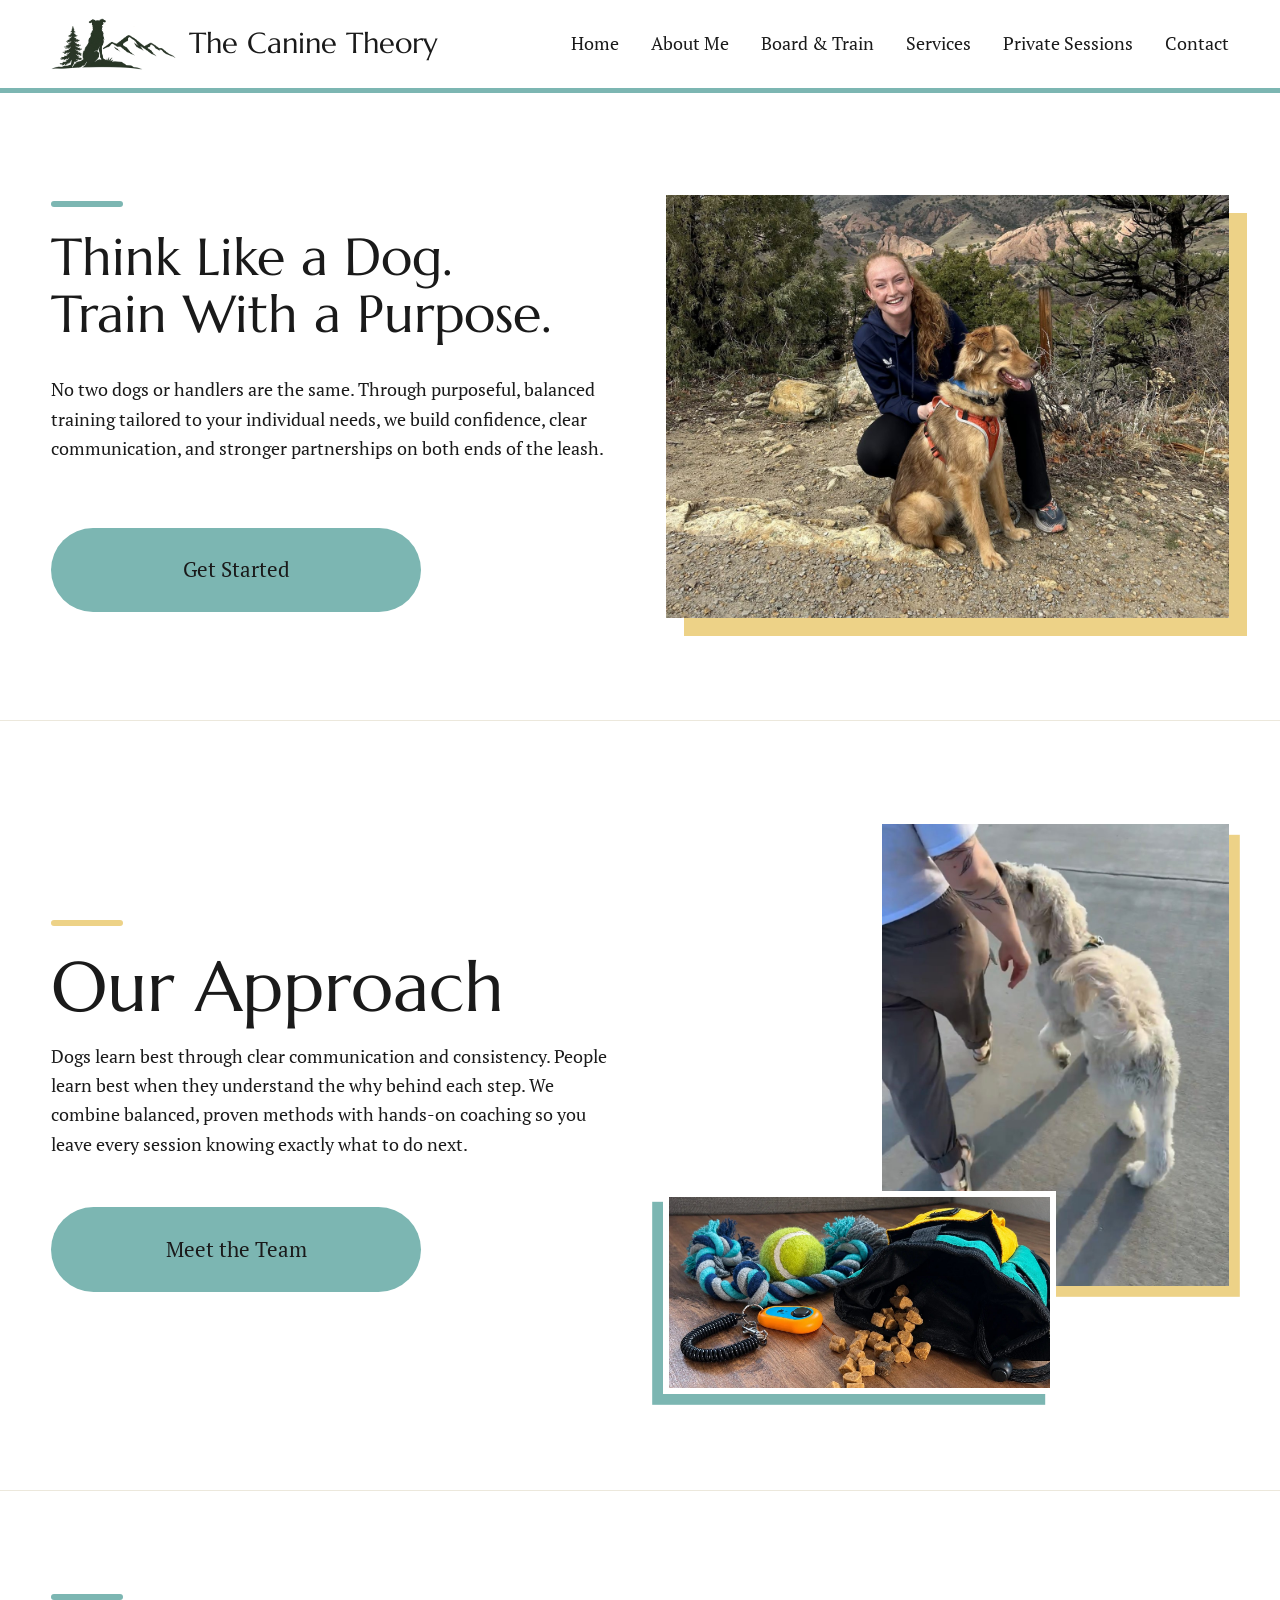
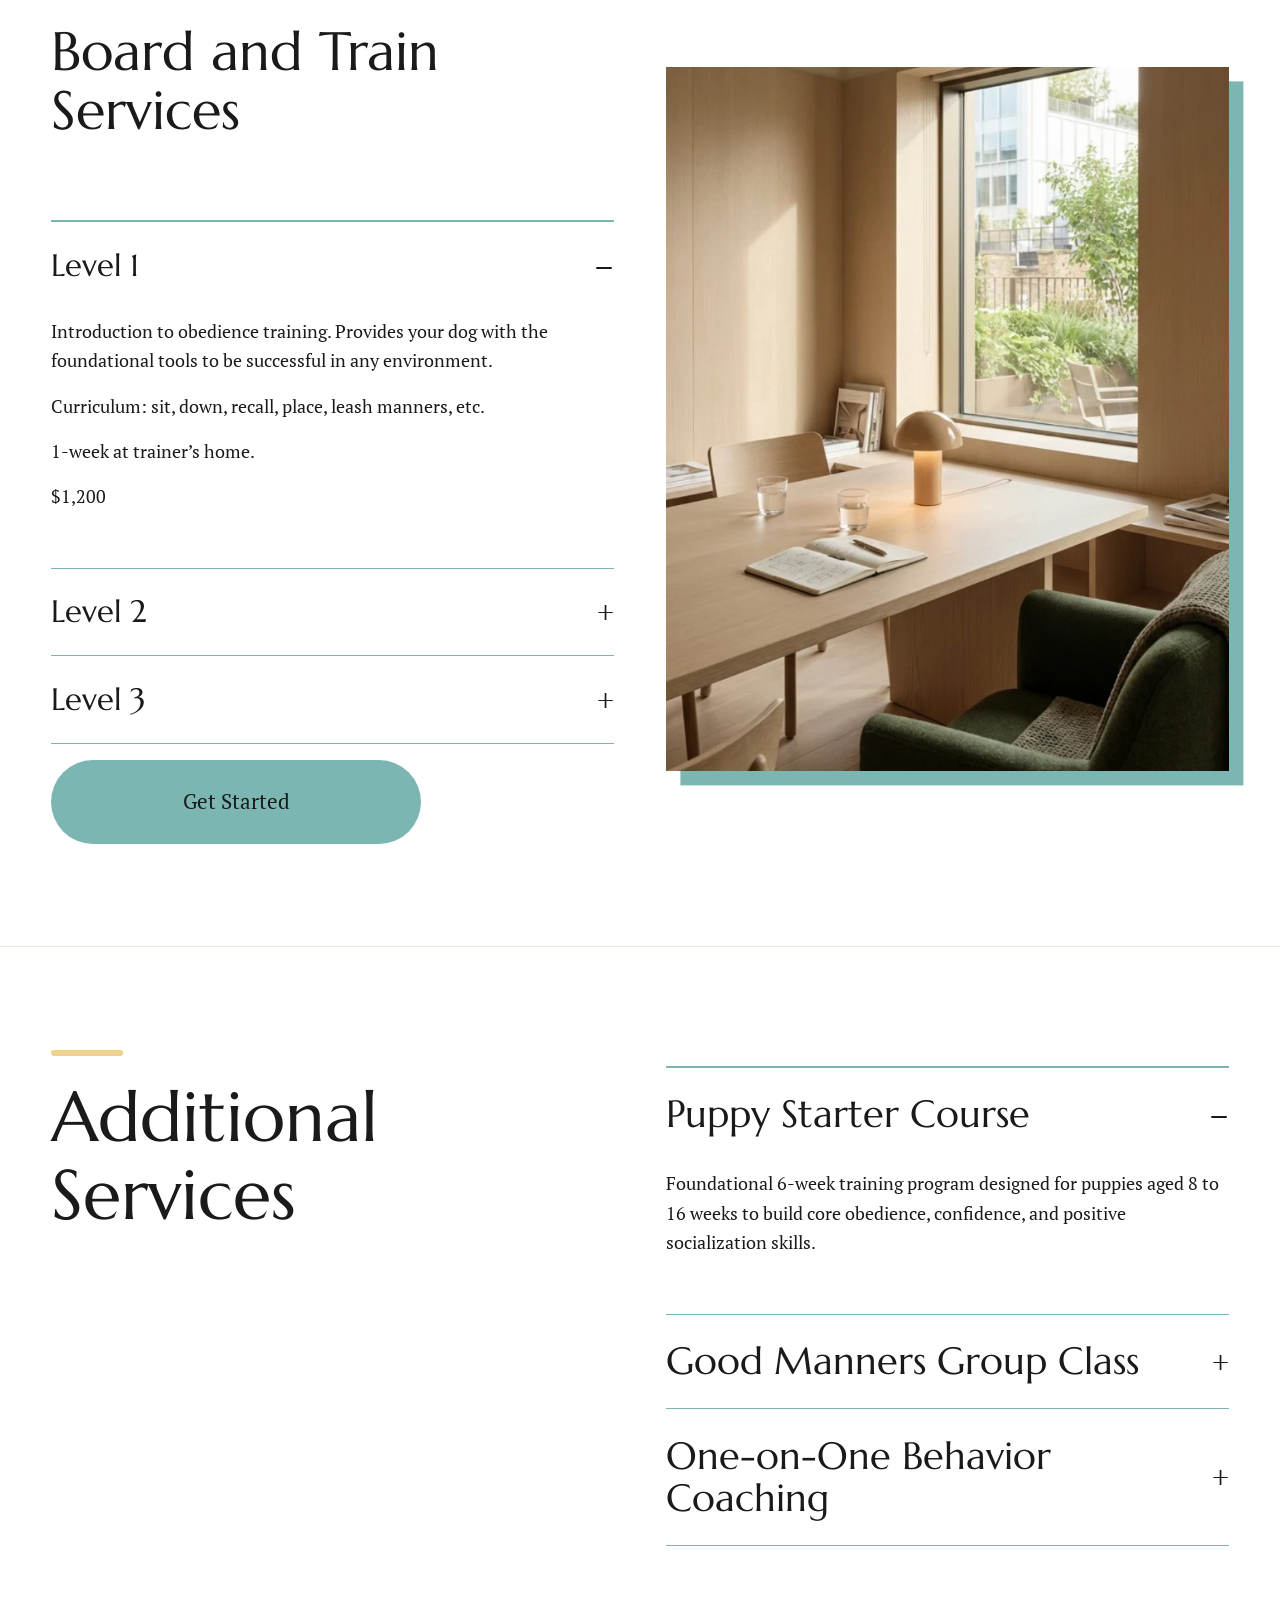
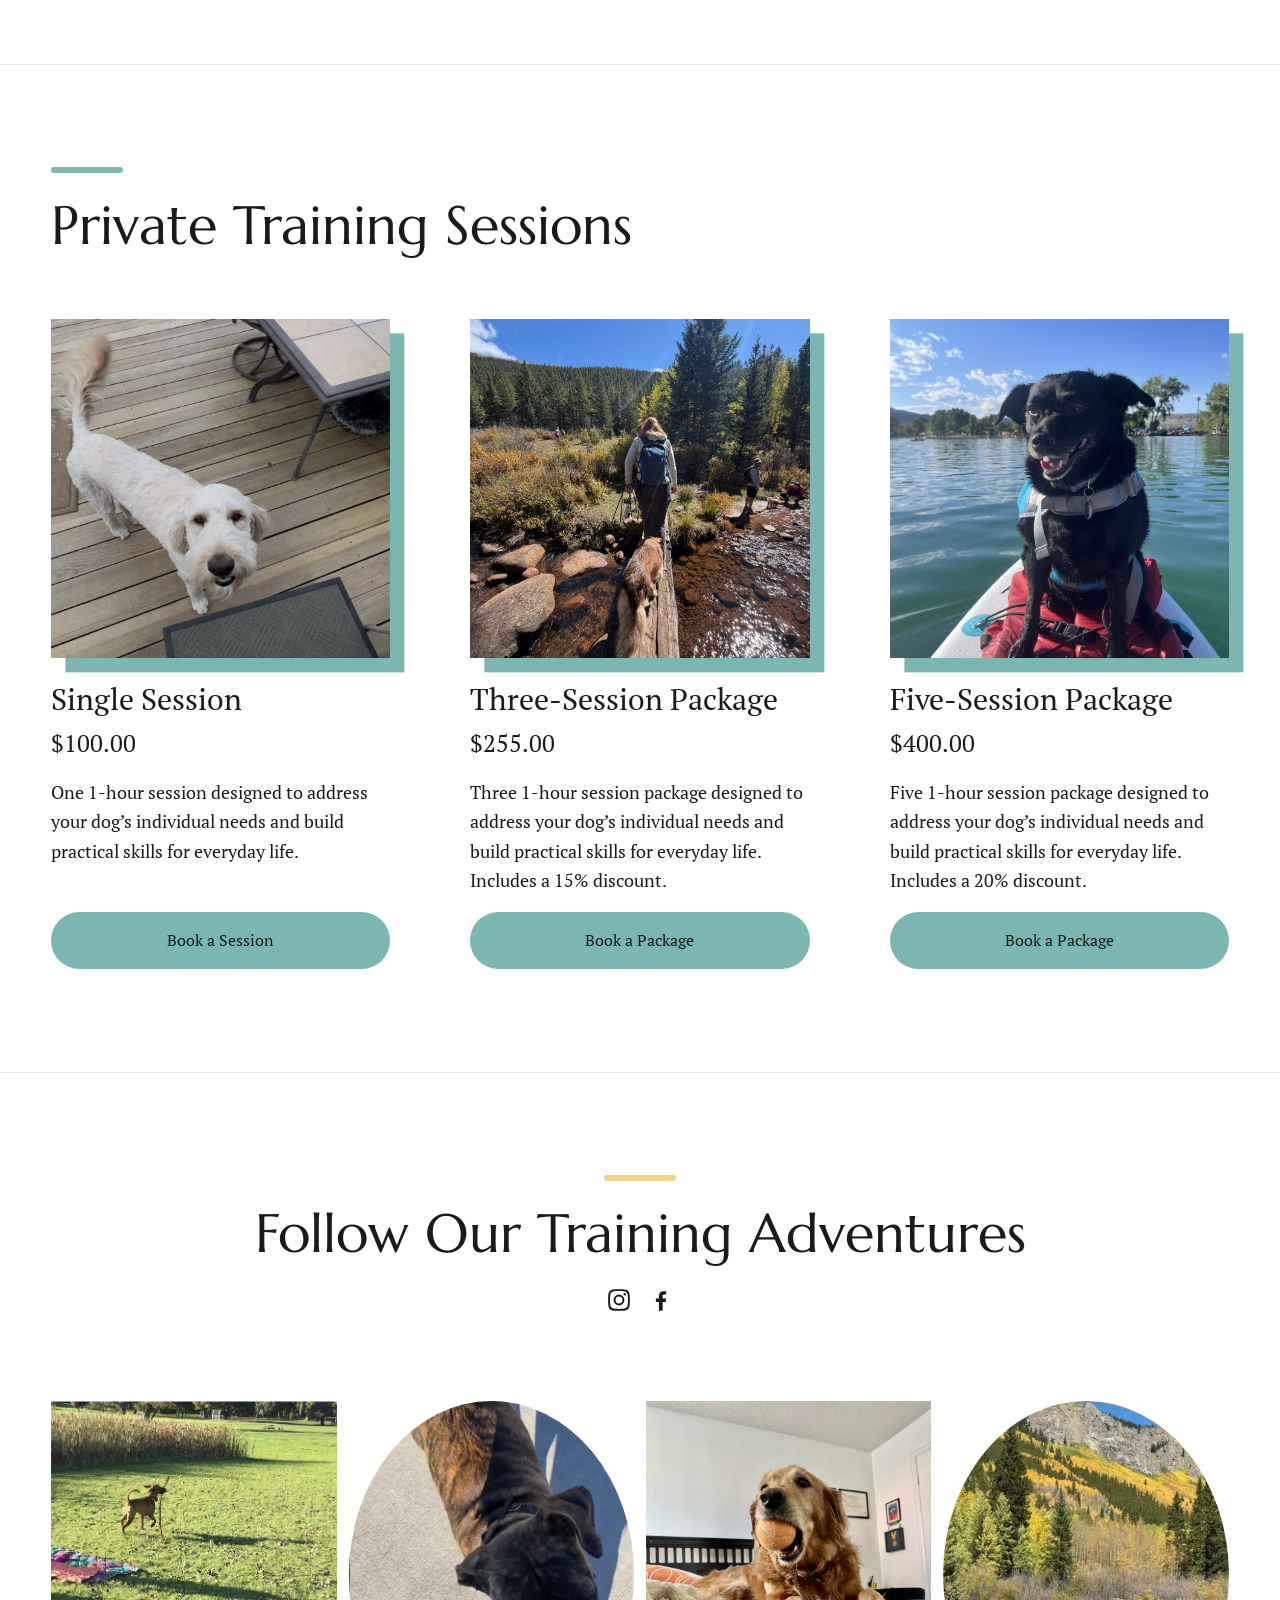
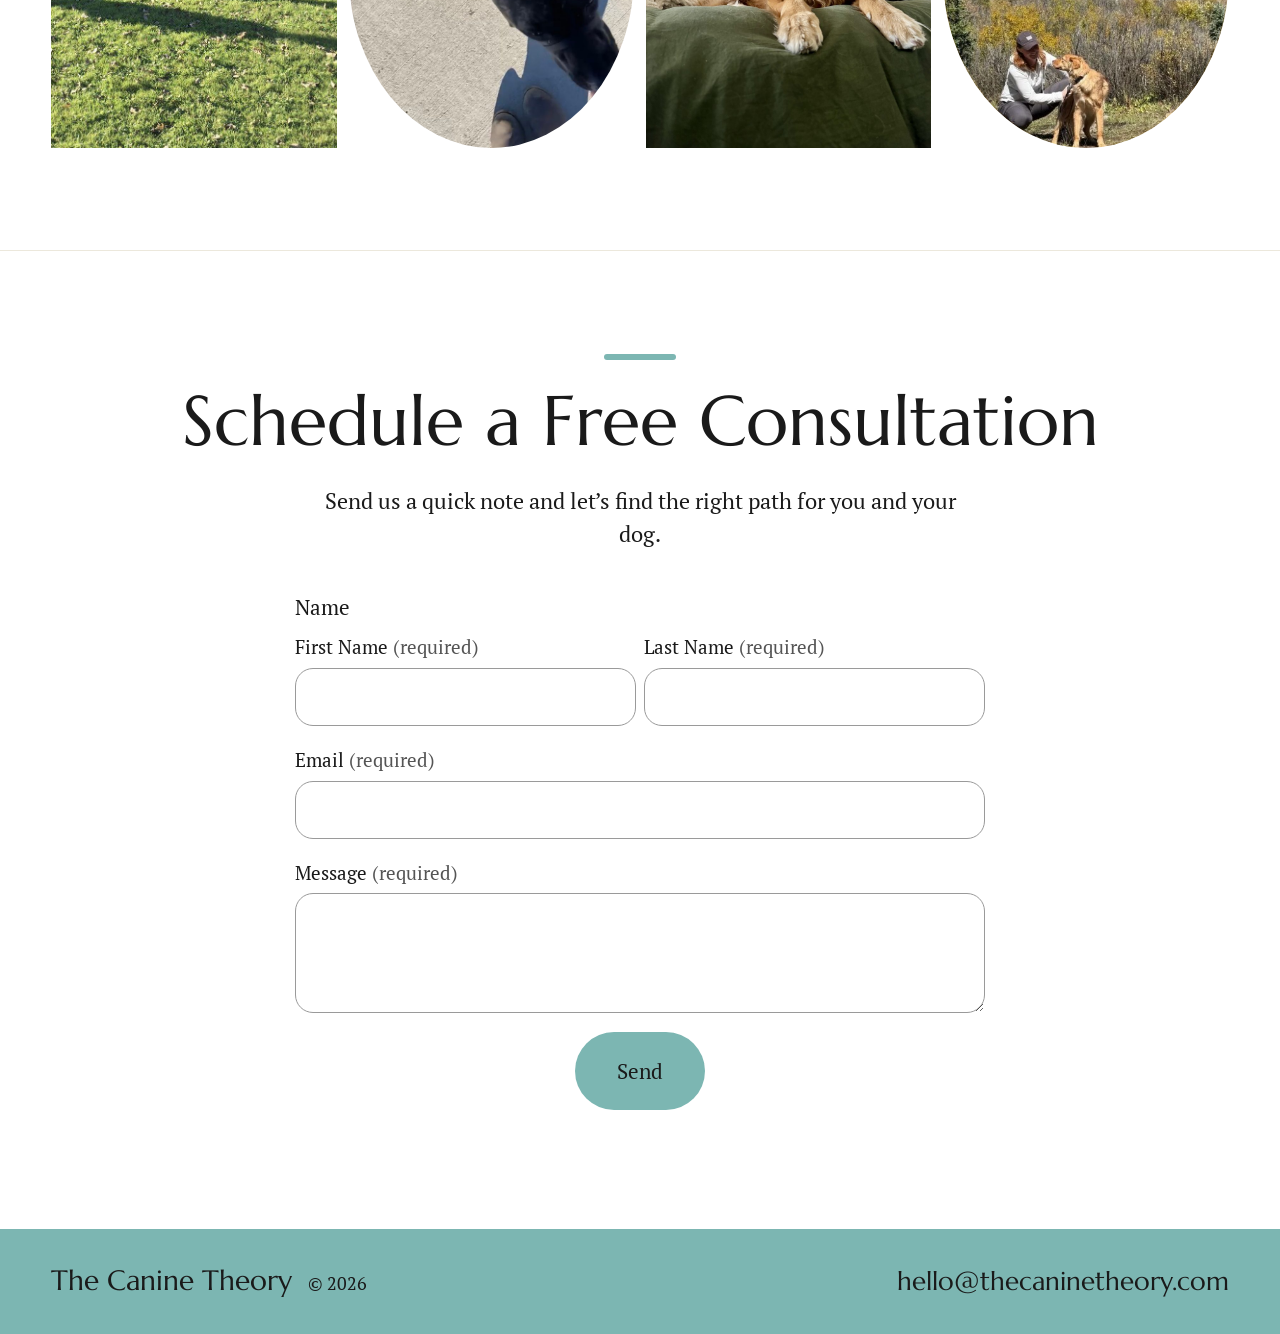
<file: index.html>
<!doctype html>
<html lang="en">
<head>
  <meta charset="utf-8">
  <meta name="viewport" content="width=device-width, initial-scale=1">
  <title>The Canine Theory | Dog Training</title>
  <meta name="description" content="The Canine Theory – board and train, private sessions, and puppy training. Happy dogs, peaceful homes.">
  <link rel="preconnect" href="https://fonts.googleapis.com">
  <link rel="preconnect" href="https://fonts.gstatic.com" crossorigin>
  <link href="https://fonts.googleapis.com/css2?family=Marcellus&family=PT+Serif:ital,wght@0,400;0,700;1,400&display=swap" rel="stylesheet">
  <link rel="icon" type="image/png" href="images/favicon.png">
  <link rel="apple-touch-icon" href="images/favicon.png">
  <link rel="stylesheet" href="styles.css?v=10">
  <script>document.documentElement.classList.add("js")</script>
</head>
<body>

  <!-- ===== Header ===== -->
  <header class="site-header">
    <a class="logo" href="#top">
      <img class="logo-mark" src="images/logo-mark.png" alt="">
      <span>The Canine Theory</span>
    </a>
    <button class="nav-toggle" aria-label="Open menu" aria-expanded="false">☰</button>
    <nav class="site-nav">
      <a href="#top">Home</a>
      <a href="about.html">About Me</a>
      <a href="#board-and-train">Board &amp; Train</a>
      <a href="#services">Services</a>
      <a href="#private">Private Sessions</a>
      <a href="#contact">Contact</a>
    </nav>
  </header>

  <main id="top">

    <!-- ===== Hero (teal) ===== -->
    <section class="section teal hero">
      <div class="split">
        <div class="split-text">
          <h1><span>Think Like a Dog.</span> <span>Train With a Purpose.</span></h1>
          <p class="lead">No two dogs or handlers are the same. Through purposeful, balanced training tailored to your individual needs, we build confidence, clear communication, and stronger partnerships on both ends of the leash.</p>
          <a class="btn" href="#contact">Get Started</a>
        </div>
        <div class="split-media">
          <img src="images/hero-mesa.jpg" alt="Ary kneeling beside Mesa on a mountain trail">
        </div>
      </div>
    </section>

    <!-- ===== Our Approach (yellow) ===== -->
    <section class="section yellow" id="about">
      <div class="about-grid">
        <div class="about-text">
          <h2 class="display">Our Approach</h2>
          <p>Dogs learn best through clear communication and consistency. People learn best when they understand the why behind each step. We combine balanced, proven methods with hands-on coaching so you leave every session knowing exactly what to do next.</p>
          <a class="btn" href="about.html">Meet the Team</a>
        </div>
        <div class="about-collage">
          <img class="about-img-right" src="images/walk-white.jpg" alt="White doodle checking in with its handler on a walk">
          <img class="about-img-left" src="images/treats.jpg" alt="Treat pouch spilling training treats beside a clicker, rope toy and tennis ball">
        </div>
      </div>
    </section>

    <!-- ===== Board and Train (teal) ===== -->
    <section class="section teal" id="board-and-train">
      <div class="split">
        <div class="split-text">
          <h2>Board and Train Services</h2>

          <div class="accordion">
            <details open>
              <summary>Level 1</summary>
              <div class="accordion-body">
                <p>Introduction to obedience training. Provides your dog with the foundational tools to be successful in any environment.</p>
                <p>Curriculum: sit, down, recall, place, leash manners, etc.</p>
                <p>1-week at trainer’s home.</p>
                <p>$1,200</p>
              </div>
            </details>
            <details>
              <summary>Level 2</summary>
              <div class="accordion-body">
                <p>For dogs ready to take the next step into real-world reliability with higher expectations and consistency across the home and outdoor environments.</p>
                <p>2-weeks at trainer’s home.</p>
                <p>$2,400</p>
              </div>
            </details>
            <details>
              <summary>Level 3</summary>
              <div class="accordion-body">
                <p>For those who want their dog to showcase off-leash reliability and consistent behaviors in any environment.</p>
                <p>Advanced program designed to provide a strong foundation for fully developed reliability, control, and consistency across all environments. Customized to fit you and your dog’s goals and lifestyle.</p>
                <p>3-4 weeks at trainer’s home.</p>
                <p>$3,500-$4,000</p>
              </div>
            </details>
          </div>

          <a class="btn" href="#contact">Get Started</a>
        </div>
        <div class="split-media">
          <img src="images/board-and-train.jpg" alt="Calm, sunlit room with a table and armchair">
        </div>
      </div>
    </section>

    <!-- ===== Additional Services (yellow) ===== -->
    <section class="section yellow" id="services">
      <div class="services">
        <h2 class="display">Additional Services</h2>
        <div class="accordion">
          <details open>
            <summary>Puppy Starter Course</summary>
            <div class="accordion-body">
              <p>Foundational 6-week training program designed for puppies aged 8 to 16 weeks to build core obedience, confidence, and positive socialization skills.</p>
            </div>
          </details>
          <details>
            <summary>Good Manners Group Class</summary>
            <div class="accordion-body">
              <p>Six weekly sessions focused on foundational household cues including sit, down, stay, recall, and loose-leash walking. Emphasizes building handler-dog focus in the presence of mild-to-moderate group distractions.</p>
            </div>
          </details>
          <details>
            <summary>One-on-One Behavior Coaching</summary>
            <div class="accordion-body">
              <p>Behavior-focused training tailored to your dog’s individual needs. We work to understand the factors influencing behavior and develop practical, personalized strategies to address challenges, build confidence, and support lasting progress in everyday life. Behavior-focused training includes reactivity, fear, and anxiety.</p>
            </div>
          </details>
        </div>
      </div>
    </section>

    <!-- ===== Private Training Sessions (teal) ===== -->
    <section class="section teal" id="private">
      <h2>Private Training Sessions</h2>
      <div class="products">
        <article class="product">
          <img src="images/single-session.jpg" alt="Smiling white doodle wagging its tail on a deck">
          <h3>Single Session</h3>
          <p class="price">$100.00</p>
          <p>One 1-hour session designed to address your dog’s individual needs and build practical skills for everyday life.</p>
          <a class="btn btn-wide" href="#contact">Book a Session</a>
        </article>
        <article class="product">
          <img src="images/three-sessions.jpg" alt="Trainer and a fluffy golden dog crossing a log bridge over a mountain stream">
          <h3>Three-Session Package</h3>
          <p class="price">$255.00</p>
          <p>Three 1-hour session package designed to address your dog’s individual needs and build practical skills for everyday life. Includes a 15% discount.</p>
          <a class="btn btn-wide" href="#contact">Book a Package</a>
        </article>
        <article class="product">
          <img src="images/five-sessions.jpg" alt="Small black dog in a life vest sitting on a paddleboard on a lake">
          <h3>Five-Session Package</h3>
          <p class="price">$400.00</p>
          <p>Five 1-hour session package designed to address your dog’s individual needs and build practical skills for everyday life. Includes a 20% discount.</p>
          <a class="btn btn-wide" href="#contact">Book a Package</a>
        </article>
      </div>
    </section>

    <!-- ===== Follow Our Training Adventures (yellow) ===== -->
    <section class="section yellow center" id="adventures">
      <h2>Follow Our Training Adventures</h2>
      <div class="socials">
        <a href="https://www.instagram.com/thecaninetheory/" aria-label="Instagram" target="_blank" rel="noopener">
          <svg viewBox="0 0 24 24"><path d="M12 7a5 5 0 1 0 0 10 5 5 0 0 0 0-10Zm0 8.2a3.2 3.2 0 1 1 0-6.4 3.2 3.2 0 0 1 0 6.4ZM17.3 5.5a1.2 1.2 0 1 0 0 2.4 1.2 1.2 0 0 0 0-2.4ZM12 2c-2.7 0-3.1 0-4.1.1C3.6 2.3 2.3 4.6 2.1 7.9 2 8.9 2 9.3 2 12s0 3.1.1 4.1c.2 3.3 1.5 5.6 5.8 5.8 1 .1 1.4.1 4.1.1s3.1 0 4.1-.1c3.3-.2 5.6-1.5 5.8-5.8.1-1 .1-1.4.1-4.1s0-3.1-.1-4.1c-.2-4.3-2.5-5.6-5.8-5.8C15.1 2 14.7 2 12 2Zm0 1.8c2.7 0 3 0 4 .1 2.7.1 3.9 1.4 4.1 4.1.1 1 .1 1.3.1 4s0 3-.1 4c-.1 2.7-1.4 3.9-4.1 4.1-1 .1-1.3.1-4 .1s-3 0-4-.1c-2.7-.1-3.9-1.4-4.1-4.1-.1-1-.1-1.3-.1-4s0-3 .1-4C4 5.3 5.3 4 8 3.9c1-.1 1.3-.1 4-.1Z"/></svg>
        </a>
        <a href="https://www.facebook.com/share/19rUFPn5yv/" aria-label="Facebook" target="_blank" rel="noopener">
          <svg viewBox="0 0 24 24"><path d="M13.5 22v-8.2h2.8l.4-3.2h-3.2V8.5c0-.9.3-1.6 1.6-1.6h1.7V4.1c-.3 0-1.3-.1-2.5-.1-2.5 0-4.2 1.5-4.2 4.3v2.4H7.3v3.2h2.8V22h3.4Z"/></svg>
        </a>
      </div>
      <div class="gallery">
        <img src="images/gallery-stick.jpg" alt="Puppy trotting across a park carrying a big stick">
        <img class="oval" src="images/gallery-walk.jpg" alt="Brindle dog taking a treat from its handler on a walk">
        <img src="images/gallery-ball.jpg" alt="Golden retriever lounging on a bed with a tennis ball">
        <img class="oval" src="images/adventure-4.jpg" alt="Trainer with a dog among fall aspens">
      </div>
    </section>

    <!-- ===== Contact (teal) ===== -->
    <section class="section teal center" id="contact">
      <h2 class="display">Schedule a Free Consultation</h2>
      <p class="lead narrow">Send us a quick note and let’s find the right path for you and your dog.</p>

      <form class="contact-form" id="contact-form" action="https://formspree.io/f/xyeepbrv" method="POST">
        <fieldset>
          <legend>Name</legend>
          <div class="row">
            <label>First Name <span class="req">(required)</span>
              <input type="text" name="first_name" required>
            </label>
            <label>Last Name <span class="req">(required)</span>
              <input type="text" name="last_name" required>
            </label>
          </div>
        </fieldset>
        <label>Email <span class="req">(required)</span>
          <input type="email" name="email" required>
        </label>
        <label>Message <span class="req">(required)</span>
          <textarea name="message" rows="3" required></textarea>
        </label>
        <button class="btn" type="submit">Send</button>
        <p class="form-status" role="status"></p>
      </form>
    </section>

  </main>

  <!-- ===== Footer (yellow) ===== -->
  <footer class="section yellow site-footer">
    <div class="footer-left">
      <p class="footer-title">The Canine Theory</p>
      <p class="footer-year">© <span id="year"></span></p>
    </div>
    <div class="footer-right">
      <a class="footer-email" href="mailto:hello@thecaninetheory.com">hello@thecaninetheory.com</a>
    </div>
  </footer>

  <script src="script.js?v=7"></script>
</body>
</html>
</file>
<file: styles.css>
/* ===== Brand colors & fonts ===== */
/* White pages with the brand teal and yellow as accents (bars, photo blocks, buttons, header line, footer) */
:root {
  --yellow: #edd287;
  --teal: #7cb6b2;
  --ink: #1a1a1a;
  --line: #ece8dc;
  --pop: 18px; /* how far the colored blocks behind photos stick out */
  --heading-font: "Marcellus", Georgia, serif;
  --body-font: "PT Serif", Georgia, serif;
  --gutter: clamp(20px, 4vw, 80px);
}

* { box-sizing: border-box; }

html { scroll-behavior: smooth; scroll-padding-top: 90px; interpolate-size: allow-keywords; }

body {
  margin: 0;
  background: #fff;
  color: var(--ink);
  font-family: var(--body-font);
  font-size: 1.15rem;
  line-height: 1.6;
}

img { display: block; max-width: 100%; }

h1, h2, h3, summary, .logo, .footer-title {
  font-family: var(--heading-font);
  font-weight: 400;
  line-height: 1.1;
  margin: 0;
}

h1 { font-size: clamp(3rem, 6vw, 5.5rem); }
h2 { font-size: clamp(2.4rem, 4.2vw, 4rem); margin-bottom: 1.5rem; }
h2.display { font-size: clamp(2.8rem, 5.5vw, 5.5rem); }
h3 { font-size: 2rem; }

p { margin: 0 0 1rem; }
.lead { font-size: clamp(1.3rem, 2vw, 1.9rem); line-height: 1.5; margin: 2rem 0 4rem; max-width: 22em; }
.lead.narrow { font-size: 1.4rem; margin: 0 auto 2.5rem; max-width: 30em; }

/* ===== Sections ===== */
.section { position: relative; padding: clamp(60px, 8vw, 120px) var(--gutter); }
/* Sections are white; "teal" and "yellow" now only pick the accent color of the bar above the heading */
.teal { --accent: var(--teal); }
.yellow { --accent: var(--yellow); }
main .section + .section { border-top: 1px solid var(--line); }
.section h2::before,
.hero h1::before {
  content: "";
  display: block;
  width: 72px;
  height: 6px;
  border-radius: 3px;
  margin-bottom: 1.4rem;
  background: var(--accent);
}
.center h2::before { margin-left: auto; margin-right: auto; }
.center { text-align: center; }

/* ===== Header ===== */
.site-header {
  position: sticky;
  top: 0;
  z-index: 10;
  display: flex;
  align-items: center;
  justify-content: space-between;
  padding: 18px var(--gutter);
  background: #fff;
  border-bottom: 5px solid var(--teal);
  transition: box-shadow .3s;
}
.site-header.scrolled { box-shadow: 0 6px 24px rgba(43, 43, 43, .15); }
.logo { display: flex; align-items: center; gap: .8rem; font-size: 1.8rem; color: var(--ink); text-decoration: none; white-space: nowrap; }
.logo-mark { height: 52px; width: auto; }
.site-nav { display: flex; gap: 2rem; }
.site-nav a { color: var(--ink); text-decoration: none; white-space: nowrap; }
.site-nav a:hover { text-decoration: underline; }
.nav-toggle { display: none; background: none; border: 0; font-size: 1.8rem; color: var(--ink); cursor: pointer; }

/* ===== Buttons ===== */
.btn {
  display: inline-block;
  min-width: 370px;
  padding: 1.6rem 2.5rem;
  border: 0;
  border-radius: 999px;
  background: var(--teal);
  color: var(--ink);
  font: inherit;
  font-size: 1.3rem;
  text-align: center;
  text-decoration: none;
  cursor: pointer;
  transition: opacity .2s, transform .3s, box-shadow .3s;
}
.btn:hover { opacity: .9; transform: translateY(-3px); box-shadow: 0 10px 24px rgba(43, 43, 43, .25); }
.btn-wide { width: 100%; min-width: 0; padding: 1rem; font-size: 1rem; }

/* ===== Two-column split (text left, photo right) ===== */
.split {
  display: grid;
  grid-template-columns: 1fr 1fr;
  gap: var(--gutter);
  align-items: center;
}
.split-text { max-width: 835px; }
.split-media { justify-self: end; width: 100%; max-width: 835px; }
.split-media img { width: 100%; aspect-ratio: 4 / 5; object-fit: cover; }
.hero .split-media img { aspect-ratio: 4 / 3; }
/* Colored blocks set behind the photos */
.split-media img { box-shadow: var(--pop) var(--pop) 0 var(--yellow); }
.about-img-right { box-shadow: calc(var(--pop) * .6) calc(var(--pop) * .6) 0 var(--yellow); }
#board-and-train .split-media img, .product img { box-shadow: calc(var(--pop) * .8) calc(var(--pop) * .8) 0 var(--teal); }
.about-img-left { box-shadow: 0 0 0 6px #fff, calc(var(--pop) * -.6) calc(var(--pop) * .6) 0 6px var(--teal); }
/* Each sentence of the headline stays on one line; the size scales with the text column so it always fits */
.hero .split-text { container-type: inline-size; }
.hero h1 { font-size: min(4.8rem, 9.2cqi); }
.hero h1 span { display: block; white-space: nowrap; }
.hero .lead { font-size: 1.15rem; line-height: 1.6; max-width: 32em; }

/* ===== About Ary page (about.html) ===== */
.profile {
  display: grid;
  grid-template-columns: minmax(0, 0.8fr) minmax(0, 1fr);
  gap: var(--gutter);
  align-items: start;
  max-width: 1400px;
  margin: 0 auto;
}
/* Empty frame with a faint logo until images/ary.jpg is added */
.profile-photo {
  position: relative;
  aspect-ratio: 4 / 5;
  background: #f6f4ee;
  box-shadow: var(--pop) var(--pop) 0 var(--yellow);
}
.profile-photo::before {
  content: "";
  position: absolute;
  inset: 0;
  background: url("images/logo-mark.png") center / 45% auto no-repeat;
  opacity: .18;
}
.profile-photo img { position: absolute; inset: 0; width: 100%; height: 100%; object-fit: cover; }
.profile-text h1 { font-size: clamp(2.4rem, 4.2vw, 4rem); margin-bottom: 2rem; }
.profile-text h1::before {
  content: "";
  display: block;
  width: 72px;
  height: 6px;
  border-radius: 3px;
  margin-bottom: 1.4rem;
  background: var(--accent);
}
.profile-text p { max-width: 40em; }
.profile-text .btn { margin-top: 2rem; }
.pets { display: grid; grid-template-columns: repeat(3, 1fr); gap: 3rem; max-width: 860px; margin: 3rem auto 0; }
.pet .profile-photo { --pop: 12px; margin-bottom: calc(var(--pop) + 1.2rem); }
.pet.teal-accent .profile-photo { box-shadow: var(--pop) var(--pop) 0 var(--teal); }
.pet h3 { font-size: 1.6rem; margin-bottom: .2rem; }
.pet-role { font-style: italic; margin-bottom: 1rem; }
.site-nav a[aria-current="page"] { text-decoration: underline; text-underline-offset: 6px; }

/* ===== About ===== */
.about-grid {
  display: grid;
  grid-template-columns: 1fr 1fr;
  gap: var(--gutter);
  align-items: center;
}
.about-text h2 { margin-bottom: 1rem; }
.about-text p { margin-bottom: 3rem; max-width: 40em; }
/* The two photos overlap: the tall one on the right, the wide one tucked over its lower left corner */
.about-collage { position: relative; justify-self: end; width: 100%; max-width: 560px; padding-bottom: 18%; }
.about-img-right { display: block; width: 62%; margin-left: auto; aspect-ratio: 3 / 4; object-fit: cover; }
.about-img-left { position: absolute; left: 0; bottom: 0; width: 68%; aspect-ratio: 2 / 1; object-fit: cover; }

/* ===== Accordions ===== */
.accordion { margin: 5rem 0 1rem; border-top: 2px solid var(--teal); }
.accordion details { border-bottom: 1px solid var(--teal); }
.accordion summary {
  list-style: none;
  display: flex;
  justify-content: space-between;
  align-items: center;
  padding: 1.6rem 0;
  font-size: clamp(1.8rem, 2.4vw, 2.3rem);
  cursor: pointer;
}
.accordion summary::-webkit-details-marker { display: none; }
.accordion summary::after { content: "+"; font-family: var(--body-font); font-weight: 300; font-size: 2rem; }
.accordion details[open] summary::after { content: "–"; }
.accordion-body { padding: .5rem 0 2.5rem; max-width: 52em; }

.services {
  display: grid;
  grid-template-columns: 1fr 1fr;
  gap: var(--gutter);
  align-items: start;
}
.services .accordion { margin-top: 1rem; }
.services summary { font-size: clamp(1.9rem, 3vw, 3.2rem); }

/* ===== Products (private sessions) ===== */
.products { display: grid; grid-template-columns: repeat(3, 1fr); gap: 5rem; margin-top: 4rem; }
.product { display: flex; flex-direction: column; }
.product img { width: 100%; aspect-ratio: 1; object-fit: cover; margin-bottom: 1.5rem; }
.product .btn { margin-top: auto; }
.product h3 { font-family: var(--body-font); font-size: 1.9rem; margin-bottom: .5rem; }
.product .price { font-size: 1.5rem; }

/* ===== Social + gallery ===== */
.socials { display: flex; justify-content: center; gap: 1rem; margin: 1rem 0 5rem; }
.socials svg { width: 26px; height: 26px; fill: var(--ink); transition: transform .3s; }
.socials a:hover svg { transform: translateY(-3px); }
.gallery { display: grid; grid-template-columns: repeat(4, 1fr); gap: 12px; }
.gallery img, .gallery video { width: 100%; aspect-ratio: 451 / 548; object-fit: cover; transition: transform .5s ease; }
.gallery img:hover, .gallery video:hover { transform: scale(1.03); }
.gallery .oval { border-radius: 50%; }

/* ===== Contact form ===== */
.contact-form { max-width: 690px; margin: 0 auto; text-align: left; }
.contact-form fieldset { border: 0; padding: 0; margin: 0; }
.contact-form legend { font-size: 1.3rem; margin-bottom: .5rem; padding: 0; }
.contact-form .row { display: grid; grid-template-columns: 1fr 1fr; gap: 8px; }
.contact-form label { display: block; font-size: 1.2rem; margin-bottom: 1.2rem; }
.req { color: #555; }
.contact-form input,
.contact-form textarea {
  display: block;
  width: 100%;
  margin-top: .3rem;
  padding: .8rem 1rem;
  border: 1px solid #9a9a9a;
  border-radius: 18px;
  background: #fff;
  font: inherit;
  color: var(--ink);
}
.contact-form button { display: block; min-width: 0; margin: 0 auto; padding: 1.4rem 2.6rem; }
.form-status { text-align: center; margin-top: 1rem; }

/* ===== Footer ===== */
.site-footer {
  display: flex;
  justify-content: space-between;
  align-items: baseline;
  flex-wrap: wrap;
  gap: .5rem 2rem;
  padding-top: 2rem;
  padding-bottom: 2rem;
  background: var(--teal);
}
.footer-left { display: flex; align-items: baseline; gap: 1rem; }
.footer-title { font-size: clamp(1.5rem, 2.2vw, 2.2rem); }
.footer-left p { margin: 0; }
.footer-email { font-family: var(--heading-font); font-size: clamp(1.3rem, 2vw, 2rem); color: var(--ink); text-decoration: none; }

/* ===== Flow: fade in while scrolling ===== */
/* script.js adds .reveal to elements and .in once they scroll into view. The "js" class is set in <head>,
   so nothing is hidden if JavaScript doesn't run. */
.js .reveal {
  opacity: 0;
  transform: translateY(36px);
  transition: opacity .9s ease, transform 1s cubic-bezier(.2, .7, .2, 1);
  transition-delay: var(--delay, 0s);
}
.js img.reveal, .js .split-media.reveal { transform: translateY(48px) scale(.96); }
.js .reveal.in { opacity: 1; transform: none; }

/* Accordions slide open (in browsers that support it; others just open) */
.accordion details::details-content {
  block-size: 0;
  overflow: hidden;
  transition: block-size .45s ease, content-visibility .45s allow-discrete;
}
.accordion details[open]::details-content { block-size: auto; }

@media (prefers-reduced-motion: reduce) {
  html { scroll-behavior: auto; }
  .js .reveal { opacity: 1; transform: none; transition: none; }
  .accordion details::details-content { transition: none; }
  .btn:hover, .gallery img:hover, .gallery video:hover, .socials a:hover svg { transform: none; }
}

/* ===== Mobile ===== */
/* The full menu needs about 1250px; below that it folds into the ☰ button */
@media (max-width: 1250px) {
  .nav-toggle { display: block; }
  .site-nav {
    display: none;
    position: absolute;
    top: 100%;
    left: 0;
    right: 0;
    flex-direction: column;
    gap: 0;
    background: #fff;
    border-bottom: 5px solid var(--teal);
    padding: 0 var(--gutter) 1rem;
  }
  .site-nav.open { display: flex; }
  .site-nav a { padding: .7rem 0; }
}

@media (max-width: 900px) {
  .split, .services, .about-grid, .profile { grid-template-columns: 1fr; }
  .profile { gap: 3rem; }
  .about-collage { justify-self: start; max-width: 480px; }
  .split-media { justify-self: stretch; }
  .products, .pets { grid-template-columns: 1fr; }
  .pets { max-width: 280px; }
  .gallery { grid-template-columns: 1fr 1fr; }
  .btn { min-width: 0; width: 100%; }
  .accordion { margin-top: 2rem; }

  :root { --pop: 10px; }
  .logo { font-size: 1.4rem; gap: .6rem; }
  .logo-mark { height: 40px; }
}

@media (max-width: 500px) {
  .contact-form .row { grid-template-columns: 1fr; }
  .footer-email { overflow-wrap: anywhere; }
}
</file>
